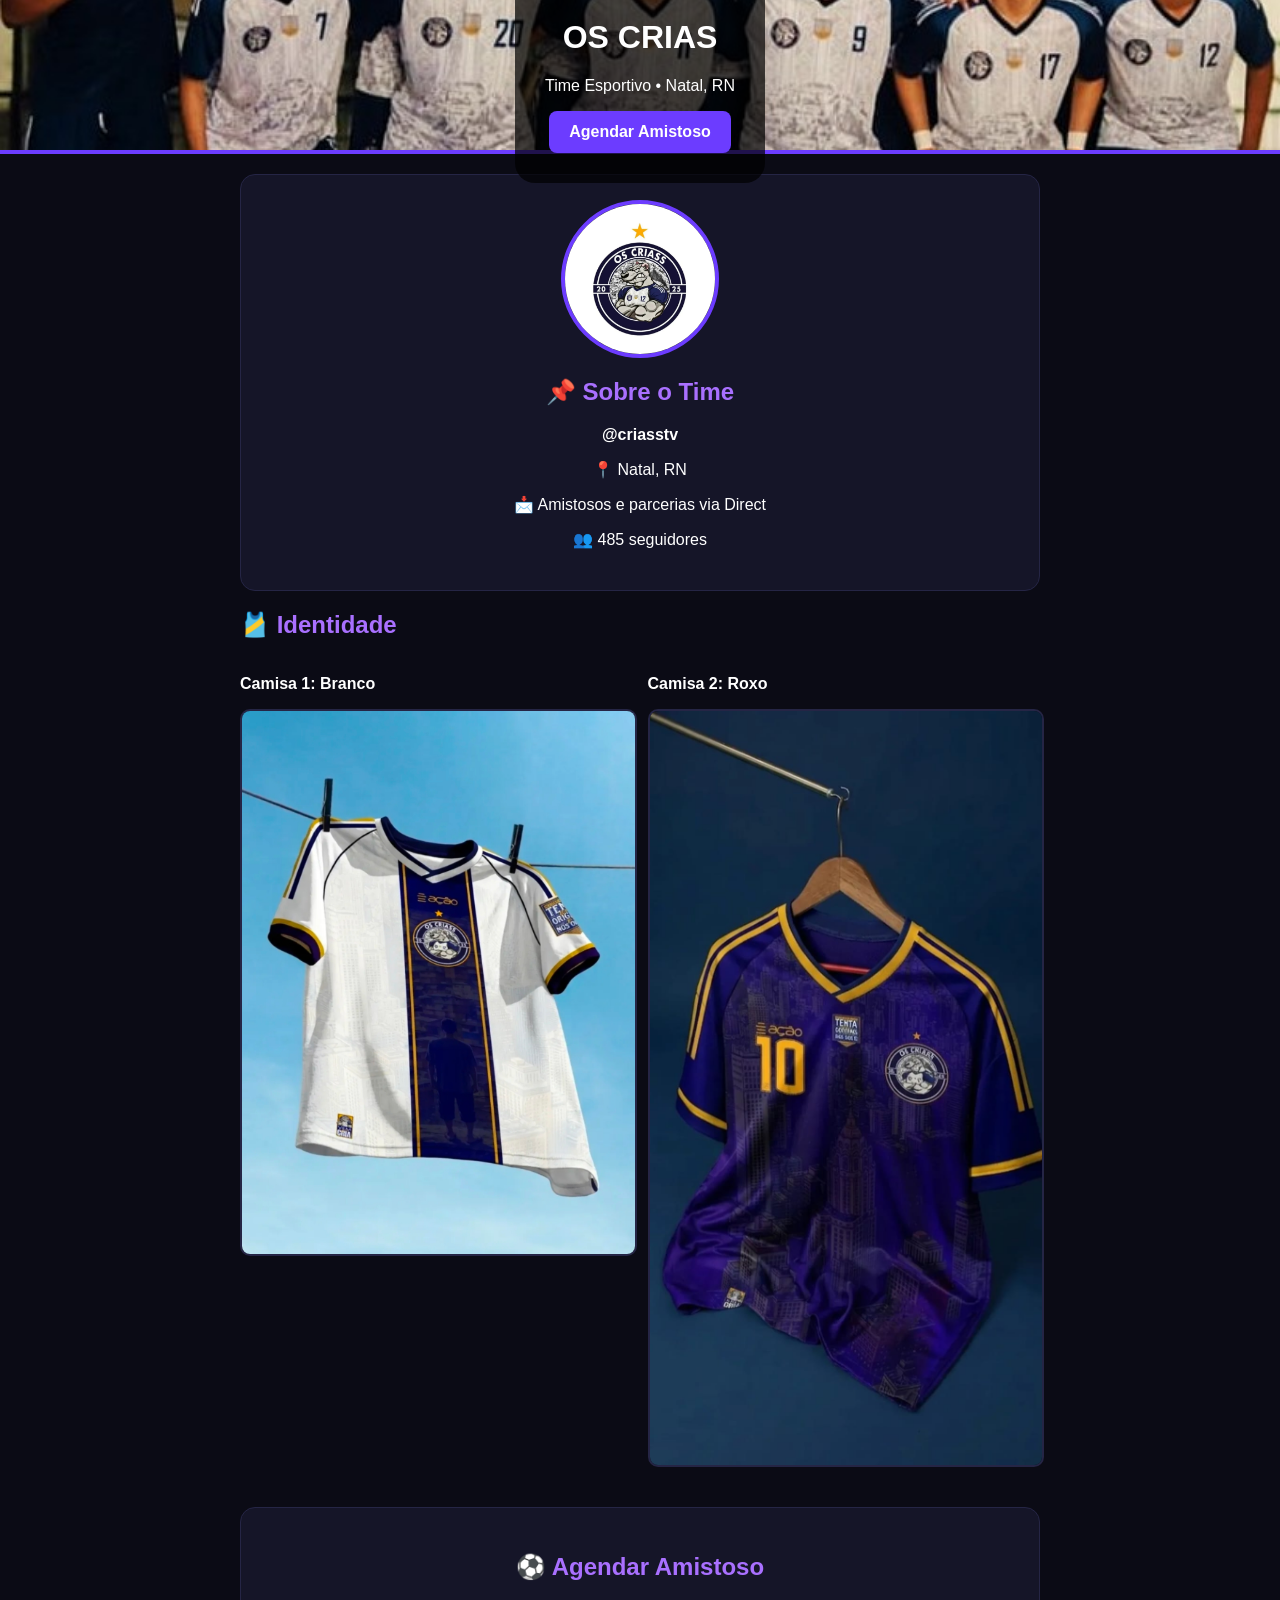
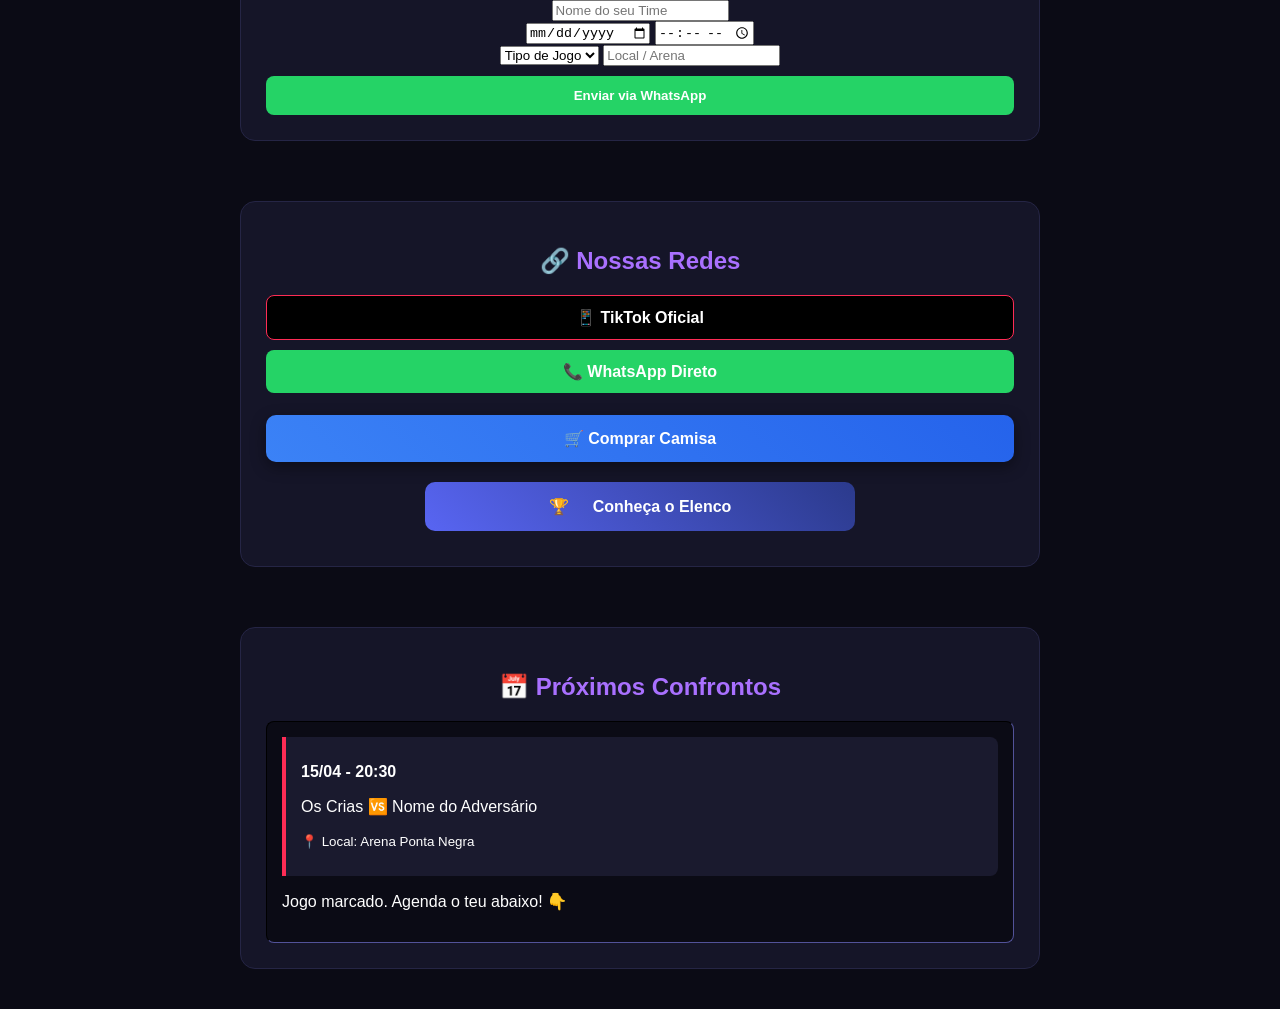
<file: index.html>
<!DOCTYPE html>
<html lang="pt-br">
<head>
  <meta charset="UTF-8">
  <meta name="viewport" content="width=device-width, initial-scale=1.0">
  <title>Os Crias - Natal/RN</title>
  <link rel="stylesheet" href="style.css">
</head>
<body>

<header class="hero">
  <div class="overlay">
    <h1>OS CRIAS</h1>
    <p>Time Esportivo • Natal, RN</p>
    <a href="#contato" class="btn">Agendar Amistoso</a>
  </div>
</header>

<section class="container">
  <div class="card profile-card">
    <img src="Escudo.jpeg" alt="Escudo Os Crias" class="escudo">
    <h2>📌 Sobre o Time</h2>
    <p><strong>@criasstv</strong></p>
    <p>📍 Natal, RN</p>
    <p>📩 Amistosos e parcerias via Direct</p>
    <p>👥 485 seguidores</p>
  </div>  
<h2>🎽 Identidade</h2>
    <div class="uniformes-container">
      <div class="uniforme-item">
        <p><strong>Camisa 1: Branco</strong></p>
        <img src="Camisa1.jpeg" alt="Camisa 1" class="img-uniforme">
      </div>
      <div class="uniforme-item">
        <p><strong>Camisa 2: Roxo</strong></p>
        <img src="Camisa2.jpeg" alt="Camisa 2" class="img-uniforme">
      </div>
    </div>
  </div>
</section>

<section class="container" id="contato">
  <div class="card">
    <h2>⚽ Agendar Amistoso</h2>
    <form id="formAmistoso">
      <input type="text" id="nomeTime" placeholder="Nome do seu Time" required>
      <div class="form-row">
        <input type="date" id="dataJogo" required>
        <input type="time" id="horaJogo" required>
      </div>
      <select id="tipoJogo" required>
        <option value="">Tipo de Jogo</option>
        <option value="Society">Society</option>
        <option value="Futsal">Futsal</option>
      </select>
      <input type="text" id="localJogo" placeholder="Local / Arena" required>
      <button type="submit" class="btn-submit">Enviar via WhatsApp</button>
    </form>
  </div>
</section>

<section class="container">
  <div class="card">
    <h2>🔗 Nossas Redes</h2>
    <div class="button-group-links">
      <a href="https://tiktok.com/@oscriassofc" class="btn-link tiktok" target="_blank">📱 TikTok Oficial</a>
      <a href="https://wa.me/558481938169" class="btn-link whatsapp-link" target="_blank">📞 WhatsApp Direto</a>
      <a href="camisa.html" class="btn-camisa">
    🛒 Comprar Camisa
     <a href="elenco.html" class="btn-elenco">
      ​🏆
    <i class="fas fa-users"></i> Conheça o Elenco
</a>
  </a>
</a>
    </div>
  </div>
</section>
<section class="container">
  <div class="card">
    <h2>📅 Próximos Confrontos</h2>
    <div id="lista-jogos">
<div class="jogo-item">
  <p><strong>15/04 - 20:30</strong></p> <p>Os Crias 🆚 Nome do Adversário </p> <p><small>📍 Local: Arena Ponta Negra</small></p>
      </div>
      
      <p class="sem-jogos"> Jogo marcado. Agenda o teu abaixo! 👇</p>
    </div>
  </div>
</section>


<script src="script.js"></script>
</body>
</html>
</file>
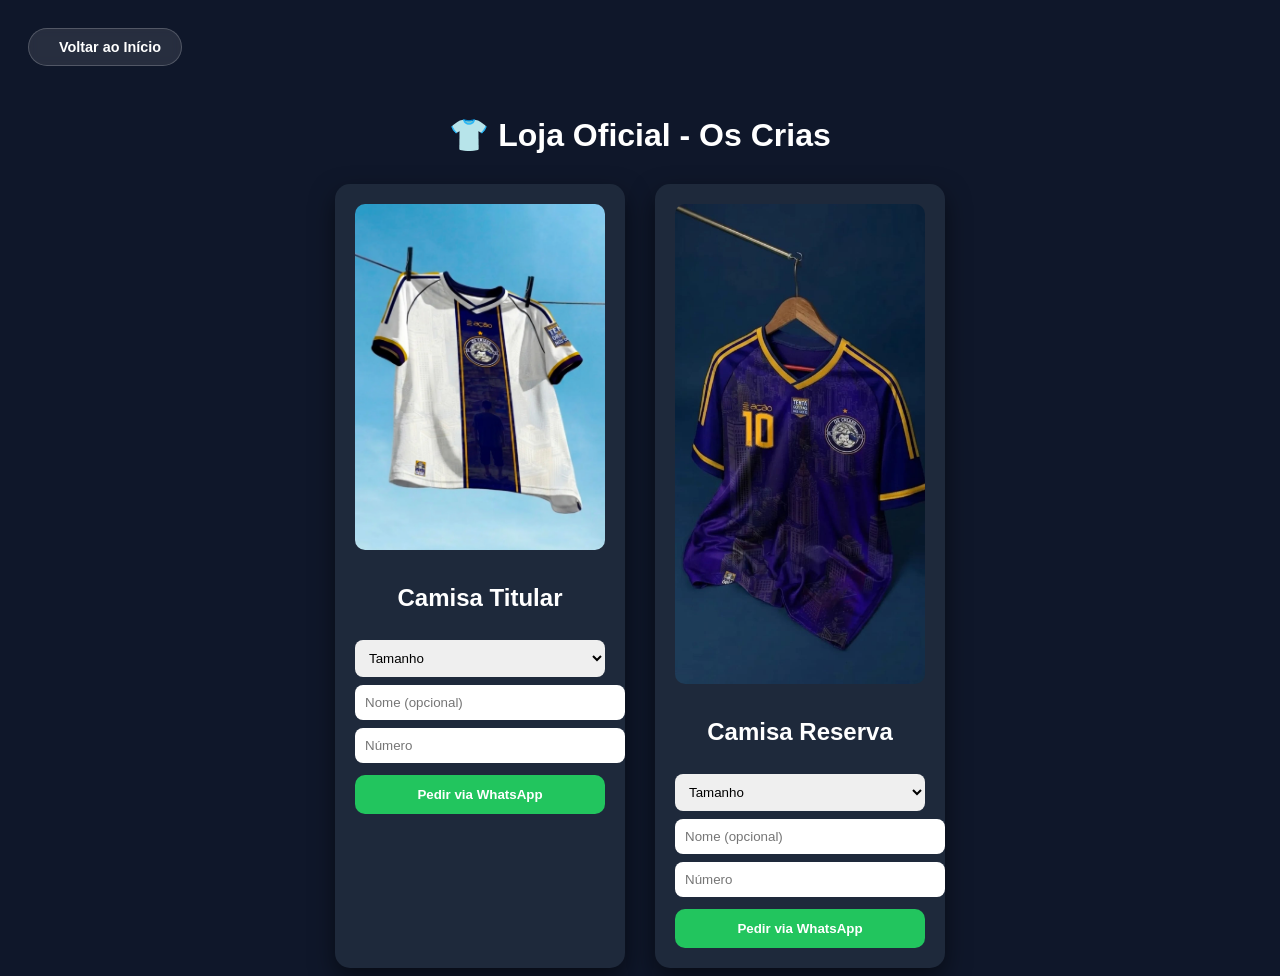
<file: camisa.html>
<!DOCTYPE html>
<html lang="pt-br">
<head>
  <meta charset="UTF-8">
  <title>Loja - Os Crias</title>
  <link rel="stylesheet" href="camisa.css">
</head>
<body>
<div class="nav-topo">
    <a href="index.html" class="btn-voltar-premium">
        <i class="fas fa-chevron-left"></i> Voltar ao Início
    </a>
</div>

<h1>👕 Loja Oficial - Os Crias</h1>

<div class="loja">

  <!-- CAMISA 1 -->
  <div class="produto">
    <img src="Camisa1.jpeg">

    <h2>Camisa Titular</h2>

    <select class="tamanho">
      <option>Tamanho</option>
      <option>P</option>
      <option>M</option>
      <option>G</option>
      <option>GG</option>
    </select>

    <input type="text" class="nome" placeholder="Nome (opcional)">
    <input type="number" class="numero" placeholder="Número">

    <button onclick="pedir(this, 'Camisa Titular')">
      Pedir via WhatsApp
    </button>
  </div>

  <!-- CAMISA 2 -->
  <div class="produto">
    <img src="Camisa2.jpeg">

    <h2>Camisa Reserva</h2>

    <select class="tamanho">
      <option>Tamanho</option>
      <option>P</option>
      <option>M</option>
      <option>G</option>
      <option>GG</option>
    </select>

    <input type="text" class="nome" placeholder="Nome (opcional)">
    <input type="number" class="numero" placeholder="Número">

    <button onclick="pedir(this, 'Camisa Reserva')">
      Pedir via WhatsApp
    </button>
  </div>

</div>

<script src="camisa.js"></script>
</body>
</html>
</file>
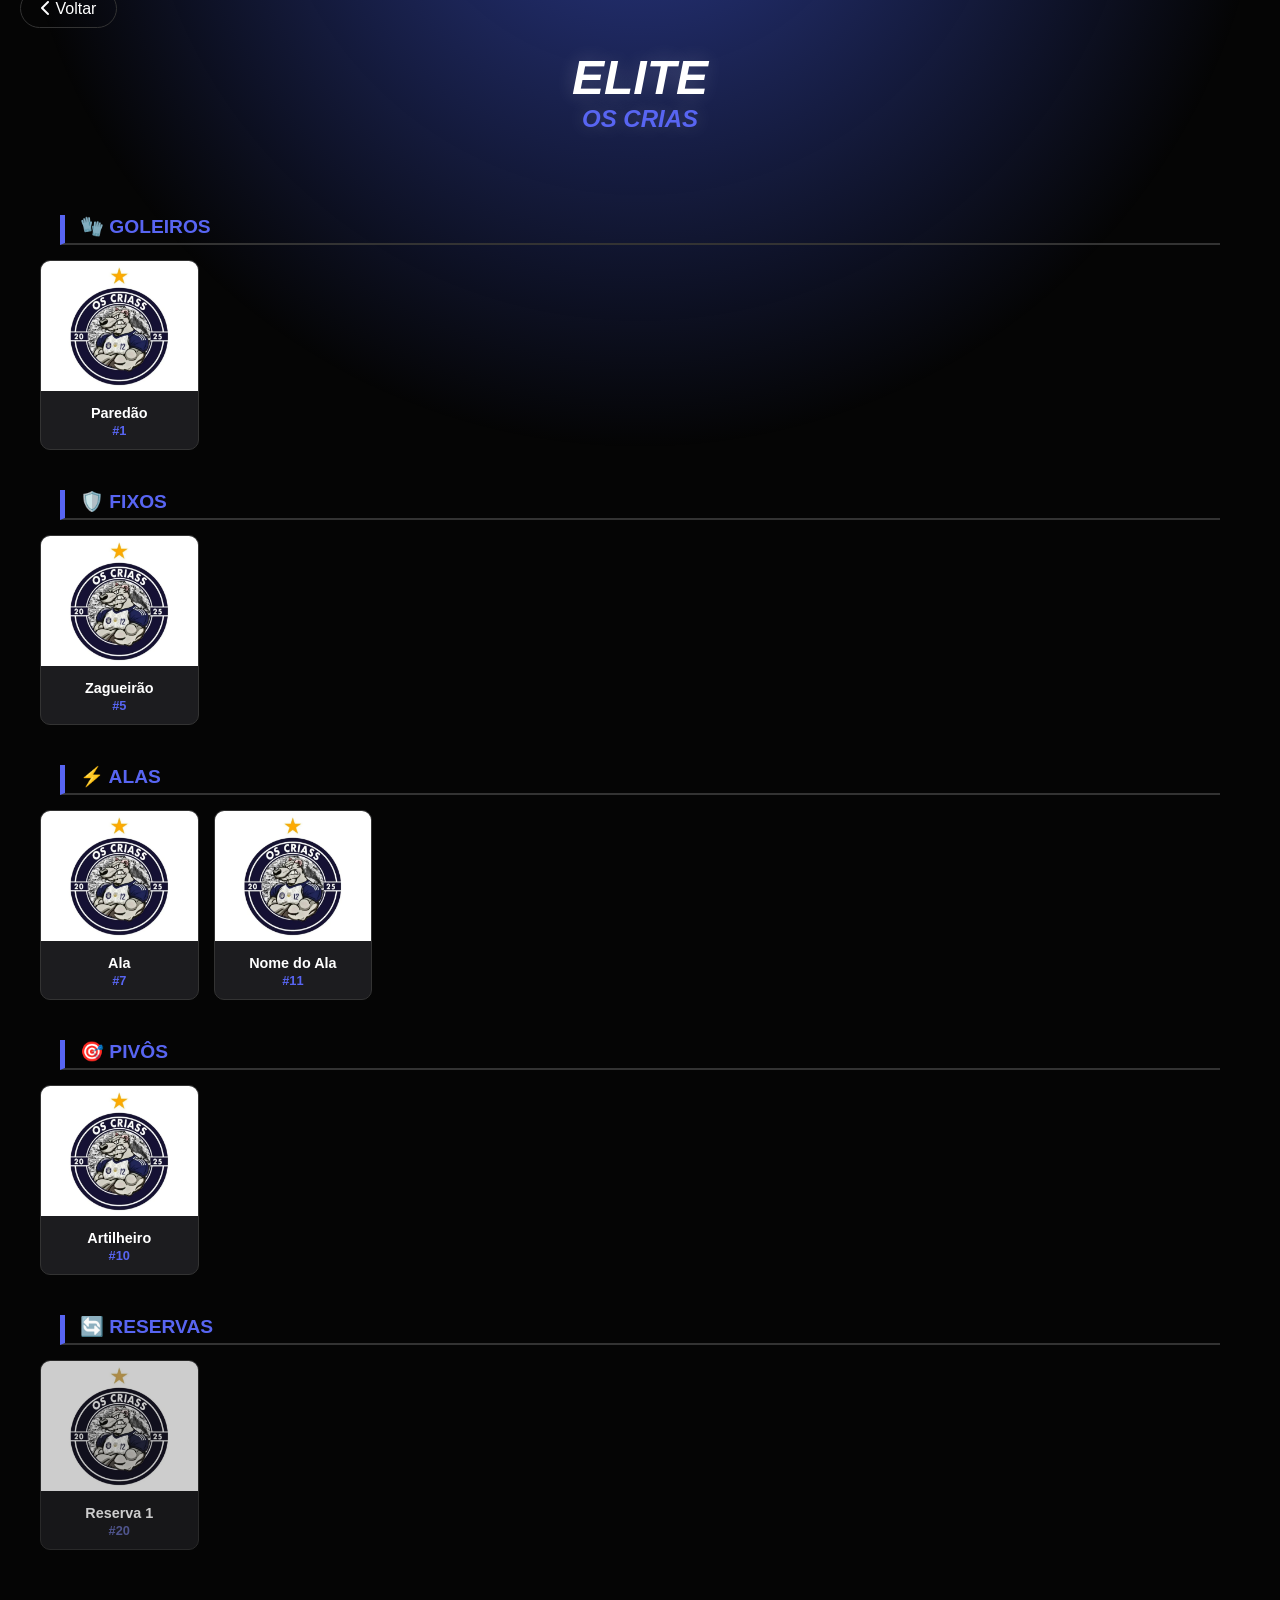
<file: elenco.html>
<!DOCTYPE html>
<html lang="pt-br">
<head>
    <meta charset="UTF-8">
    <meta name="viewport" content="width=device-width, initial-scale=1.0">
    <title>Elite - Os Crias</title>
    <link rel="stylesheet" href="style.css">
    <link rel="stylesheet" href="https://cdnjs.cloudflare.com/ajax/libs/font-awesome/6.0.0/css/all.min.css">
</head>
<body class="body-premium">

    <div class="background-glow"></div>

    <header class="header-elenco">
        <a href="index.html" class="btn-back"><i class="fas fa-chevron-left"></i> Voltar</a>
        <h1 class="titulo-moderno">ELITE <span>OS CRIAS</span></h1>
    </header>

 <main class="container-elenco">

    <div class="secao-posicao">
        <h2 class="titulo-posicao">🧤 GOLEIROS</h2>
        <div class="grid-cards">
            <div class="card-mini">
                <img src="Escudo.jpeg" alt="Goleiro">
                <div class="info"><h4>Paredão</h4><span>#1</span></div>
            </div>
            </div>
    </div>

    <div class="secao-posicao">
        <h2 class="titulo-posicao">🛡️ FIXOS</h2>
        <div class="grid-cards">
            <div class="card-mini">
                <img src="Escudo.jpeg" alt="Fixo">
                <div class="info"><h4>Zagueirão</h4><span>#5</span></div>
            </div>
        </div>
    </div>

    <div class="secao-posicao">
        <h2 class="titulo-posicao">⚡ ALAS</h2>
        <div class="grid-cards">
            <div class="card-mini">
                <img src="Escudo.jpeg" alt="Alan">
                <div class="info"><h4>Ala</h4><span>#7</span></div>
            </div>
            <div class="card-mini">
                <img src="Escudo.jpeg" alt="Ala 2">
                <div class="info"><h4>Nome do Ala</h4><span>#11</span></div>
            </div>
        </div>
    </div>

    <div class="secao-posicao">
        <h2 class="titulo-posicao">🎯 PIVÔS</h2>
        <div class="grid-cards">
            <div class="card-mini">
                <img src="Escudo.jpeg" alt="Pivô">
                <div class="info"><h4>Artilheiro</h4><span>#10</span></div>
            </div>
        </div>
    </div>

    <div class="secao-posicao">
        <h2 class="titulo-posicao">🔄 RESERVAS</h2>
        <div class="grid-cards">
            <div class="card-mini reserva">
                <img src="Escudo.jpeg" alt="Reserva">
                <div class="info"><h4>Reserva 1</h4><span>#20</span></div>
            </div>
        </div>
    </div>

</main>
</file>
<file: style.css>
body { 
    margin: 0; 
    font-family: 'Segoe UI', sans-serif; 
    background: #0b0b15; 
    color: #fff; 
}

.hero { 
    height: 150px; 
    background: url('20260405_190709.jpeg') center/cover no-repeat; 
    display: flex; 
    align-items: center; 
    justify-content: center; 
    border-bottom: 4px solid #6c3cff;
}

.overlay { 
    background: rgba(0, 0, 0, 0.7); 
    padding: 30px; 
    text-align: center; 
    border-radius: 20px; 
}

.container { padding: 20px; max-width: 800px; margin: auto; }

.card { 
    background: #151528; 
    padding: 25px; 
    border-radius: 15px; 
    margin-bottom: 20px; 
    border: 1px solid #252545;
    text-align: center;
}
.escudo {
    width: 150px; 
    height: 150px;
    border-radius: 50%;
    border: 4px solid #6c3cff;
    object-fit: cover;
    background: #fff; 
    margin-bottom: 15px;
    display: block;
    margin-left: auto;
    margin-right: auto;
}

.uniformes-container { 
    display: flex; 
    gap: 15px; 
    justify-content: center; 
    flex-wrap: wrap; 
}

.uniforme-item { flex: 1; min-width: 140px; }

.img-uniforme { 
    width: 100%; 
    height: auto;
    border-radius: 10px; 
    border: 2px solid #252545;
    transition: 0.3s;
    display: block;
}

.img-uniforme:hover { transform: scale(1.05); border-color: #6c3cff; }

h2 { color: #a970ff; }

.btn, .btn-submit, .btn-link { 
    display: inline-block; padding: 12px 20px; 
    border-radius: 8px; background: #6c3cff; 
    color: #fff; text-decoration: none; font-weight: bold; 
    border: none; cursor: pointer;
    transition: 0.3s;
    text-align: center;
}

.btn-submit { background: #25d366; width: 100%; margin-top: 10px; }

.button-group, .button-group-links {
    display: flex;
    flex-direction: column;
    gap: 10px;
    margin-top: 15px;
}

.tiktok { background: #000; border: 1px solid #fe2c55; }
.whatsapp, .whatsapp-link { background: #25d366; }

.btn-link:hover {
    transform: translateY(-3px);
    box-shadow: 0 5px 15px rgba(108, 60, 255, 0.4);
}

#lista-jogos {
    background: #0b0b15;
    padding: 15px;
    border-radius: 8px;
    text-align: left;
    border: 1px inset #252545;
}

.jogo-item {
    border-left: 4px solid #fe2c55; 
    padding: 10px 15px;
    margin-bottom: 10px;
    background: #1a1a2e;
    border-radius: 0 8px 8px 0;
}

.btn-camisa {
  display: block;
  margin-top: 12px;
  padding: 14px;
  text-align: center;
  background: linear-gradient(45deg, #3b82f6, #2563eb);
  color: white;
  font-weight: bold;
  border-radius: 10px;
  text-decoration: none;
  transition: 0.3s;
  box-shadow: 0 5px 15px rgba(0,0,0,0.4);
}

.btn-camisa:hover {
  transform: translateY(-3px);
  box-shadow: 0 8px 20px rgba(0,0,0,0.6);
}

/* Configuração Geral do Fundo */
.body-premium {
    background: #050505;
    color: white;
    font-family: 'Segoe UI', Roboto, sans-serif;
    overflow-x: hidden;
    margin: 0;
}

.background-glow {
    position: fixed;
    top: 0; left: 0; width: 100%; height: 100%;
    background: radial-gradient(circle at 50% -20%, #2b3a8c 0%, transparent 50%);
    z-index: -1;
}

.titulo-moderno {
    text-align: center;
    font-style: italic;
    font-weight: 900;
    font-size: 3rem;
    color: #fff;
    text-shadow: 0 0 20px rgba(255,255,255,0.2);
}

.titulo-moderno span {
    color: #5865F2; /* Cor principal do time */
    display: block;
    font-size: 1.5rem;
}

/* Grid de Cards */
.grid-premium {
    display: grid;
    grid-template-columns: repeat(auto-fit, minmax(280px, 1fr));
    gap: 40px;
    padding: 50px 20px;
    max-width: 1200px;
    margin: 0 auto;
}

/* O Card Estilo FIFA */
.card-pro {
    background: linear-gradient(135deg, #1a1a1a 0%, #0a0a0a 100%);
    border: 1px solid rgba(255, 255, 255, 0.1);
    border-radius: 20px;
    padding: 20px;
    position: relative;
    transition: 0.4s cubic-bezier(0.175, 0.885, 0.32, 1.275);
    box-shadow: 0 10px 30px rgba(0,0,0,0.5);
}

.card-pro:hover {
    transform: translateY(-15px) rotateY(10deg);
    border-color: #5865F2;
    box-shadow: 0 20px 50px rgba(88, 101, 242, 0.3);
}

.card-header {
    display: flex;
    flex-direction: column;
    align-items: flex-start;
    font-weight: bold;
}

.overall { font-size: 2.5rem; line-height: 1; color: #5865F2; }
.pos-tag { font-size: 0.9rem; color: #888; }

.foto-container {
    width: 100%;
    height: 220px;
    margin: 10px 0;
    overflow: hidden;
    border-radius: 10px;
}

.foto-container img {
    width: 100%;
    height: 100%;
    object-fit: cover;
    filter: drop-shadow(0 10px 10px rgba(0,0,0,0.5));
}

.card-body h3 {
    margin: 10px 0;
    text-align: center;
    font-size: 1.4rem;
    letter-spacing: 1px;
}

.line-divider {
    height: 2px;
    background: linear-gradient(90deg, transparent, #5865F2, transparent);
    margin: 15px 0;
}

.attributes {
    display: grid;
    grid-template-columns: 1fr 1fr;
    gap: 10px;
}

.attr {
    display: flex;
    justify-content: space-between;
    font-size: 1rem;
    padding: 0 10px;
}

.attr span { color: #666; font-weight: bold; }
.attr strong { color: #fff; }

.card-footer {
    margin-top: 20px;
    display: flex;
    justify-content: space-between;
    align-items: center;
}

.escudo-mini { width: 30px; height: 30px; border-radius: 50%; }
.numero-camisa { font-weight: 900; color: rgba(255,255,255,0.2); font-size: 1.5rem; }

/* Botão Voltar */
.btn-back {
    color: white;
    text-decoration: none;
    padding: 10px 20px;
    border: 1px solid #333;
    border-radius: 50px;
    margin-left: 20px;
    transition: 0.3s;
}

.btn-back:hover { background: #fff; color: #000; }


/* Títulos das Posições */
.titulo-posicao {
    border-left: 5px solid #5865F2;
    padding-left: 15px;
    margin: 30px 20px 15px;
    font-size: 1.2rem;
    color: #fff;
    text-transform: uppercase;
}

.reservas { border-color: #666; color: #aaa; }

/* Grid para fotos pequenas */
.grid-elenco-reduzido {
    display: grid;
    grid-template-columns: repeat(auto-fill, minmax(140px, 1fr)); /* Tamanho pequeno */
    gap: 15px;
    padding: 0 20px;
    margin-bottom: 40px;
}

/* Card estilo Mini */
.card-mini {
    background: #1a1a1a;
    border-radius: 8px;
    overflow: hidden;
    text-align: center;
    border: 1px solid #333;
    transition: 0.3s;
}

.card-mini img {
    width: 100%;
    height: 120px; /* Foto pequena */
    object-fit: cover;
}

.card-mini .info {
    padding: 8px;
}

.card-mini h4 {
    margin: 0;
    font-size: 0.85rem;
    white-space: nowrap;
    overflow: hidden;
    text-overflow: ellipsis; /* Não deixa o nome quebrar o layout */
}

.card-mini span {
    font-size: 0.75rem;
    color: #5865F2;
    font-weight: bold;
}

/* Destaque para reservas */
.card-mini.reserva {
    opacity: 0.8;
    filter: grayscale(0.5);
}

.card-mini:hover {
    transform: scale(1.05);
    border-color: #5865F2;
    filter: grayscale(0);
    opacity: 1;
}

.btn-elenco {
    display: flex;
    align-items: center;
    justify-content: center;
    gap: 12px;
    padding: 15px;
    margin: 10px auto;
    width: 90%; /* Ajusta a largura */
    max-width: 400px;
    background: linear-gradient(45deg, #5865F2, #2b3a8c); /* Degradê Azul */
    color: white;
    text-decoration: none;
    font-weight: bold;
    border-radius: 10px;
    transition: 0.3s;
    border: none;
    cursor: pointer;
}

.btn-elenco:hover {
    transform: scale(1.03);
    box-shadow: 0 5px 15px rgba(88, 101, 242, 0.4);
}

/* Ícone dentro do botão */
.btn-elenco i {
    font-size: 1.2rem;
}

/* Container principal */
.container-elenco {
    padding: 20px;
    max-width: 1200px;
    margin: 0 auto;
}

/* Espaçamento entre as categorias (Goleiro, Fixo...) */
.secao-posicao {
    margin-bottom: 40px;
}

/* Estilo do Título da Posição */
.titulo-posicao {
    font-size: 1.2rem;
    color: #5865F2;
    border-bottom: 2px solid #333;
    padding-bottom: 5px;
    margin-bottom: 15px;
    text-transform: uppercase;
}

/* MÁGICA: Aqui os cards ficam um ao lado do outro */
.grid-cards {
    display: grid;
    /* Cria colunas de 150px. Se couber 4, ele coloca 4 na mesma linha */
    grid-template-columns: repeat(auto-fill, minmax(150px, 1fr));
    gap: 15px; /* Espaço entre os cards */
}

/* O Card em si */
.card-mini {
    background: #1c1c1f;
    border-radius: 10px;
    overflow: hidden;
    border: 1px solid #333;
    transition: 0.3s;
}

.card-mini img {
    width: 100%;
    height: 130px;
    object-fit: cover;
}

.card-mini .info {
    padding: 10px;
    text-align: center;
}

.card-mini h4 {
    margin: 0;
    font-size: 0.9rem;
    color: white;
}

.card-mini span {
    color: #5865F2;
    font-weight: bold;
    font-size: 0.8rem;
}

/* Efeito ao passar o mouse */
.card-mini:hover {
    border-color: #5865F2;
    transform: translateY(-5px);
}
</file>
<file: camisa.css>
body {
  background: #0f172a;
  color: white;
  font-family: Arial;
  text-align: center;
}

h1 {
  margin: 30px 0;
}

.loja {
  display: flex;
  justify-content: center;
  gap: 30px;
  flex-wrap: wrap;
}

.produto {
  background: #1e293b;
  padding: 20px;
  border-radius: 15px;
  width: 250px;
  box-shadow: 0 10px 25px rgba(0,0,0,0.5);
  transition: 0.3s;
}

.produto:hover {
  transform: translateY(-5px);
}

.produto img {
  width: 100%;
  border-radius: 10px;
  margin-bottom: 10px;
}

select, input {
  width: 100%;
  padding: 10px;
  margin-top: 8px;
  border-radius: 8px;
  border: none;
}

button {
  width: 100%;
  margin-top: 12px;
  padding: 12px;
  border: none;
  border-radius: 10px;
  background: #22c55e;
  color: white;
  font-weight: bold;
  cursor: pointer;
  transition: 0.3s;
}

button:hover {
  background: #16a34a;
  transform: scale(1.05);
}

/* Container do topo para o botão não ficar colado na borda */
.nav-topo {
    padding: 20px;
    width: 100%;
    display: flex;
    justify-content: flex-start;
}

/* Estilo do Botão Voltar Premium */
.btn-voltar-premium {
    background: rgba(255, 255, 255, 0.1); /* Fundo transparente fumê */
    color: white;
    text-decoration: none;
    padding: 10px 20px;
    border-radius: 50px;
    font-weight: bold;
    font-size: 0.9rem;
    border: 1px solid rgba(255, 255, 255, 0.2);
    display: flex;
    align-items: center;
    gap: 10px;
    transition: 0.3s;
    backdrop-filter: blur(5px); /* Efeito de vidro */
}

.btn-voltar-premium:hover {
    background: #5865F2; /* Cor azul do time */
    border-color: #5865F2;
    transform: translateX(-5px); /* Ele dá um "pulo" para a esquerda */
    box-shadow: 0 0 20px rgba(88, 101, 242, 0.4);
}

.btn-voltar-premium i {
    font-size: 0.8rem;
}
</file>
